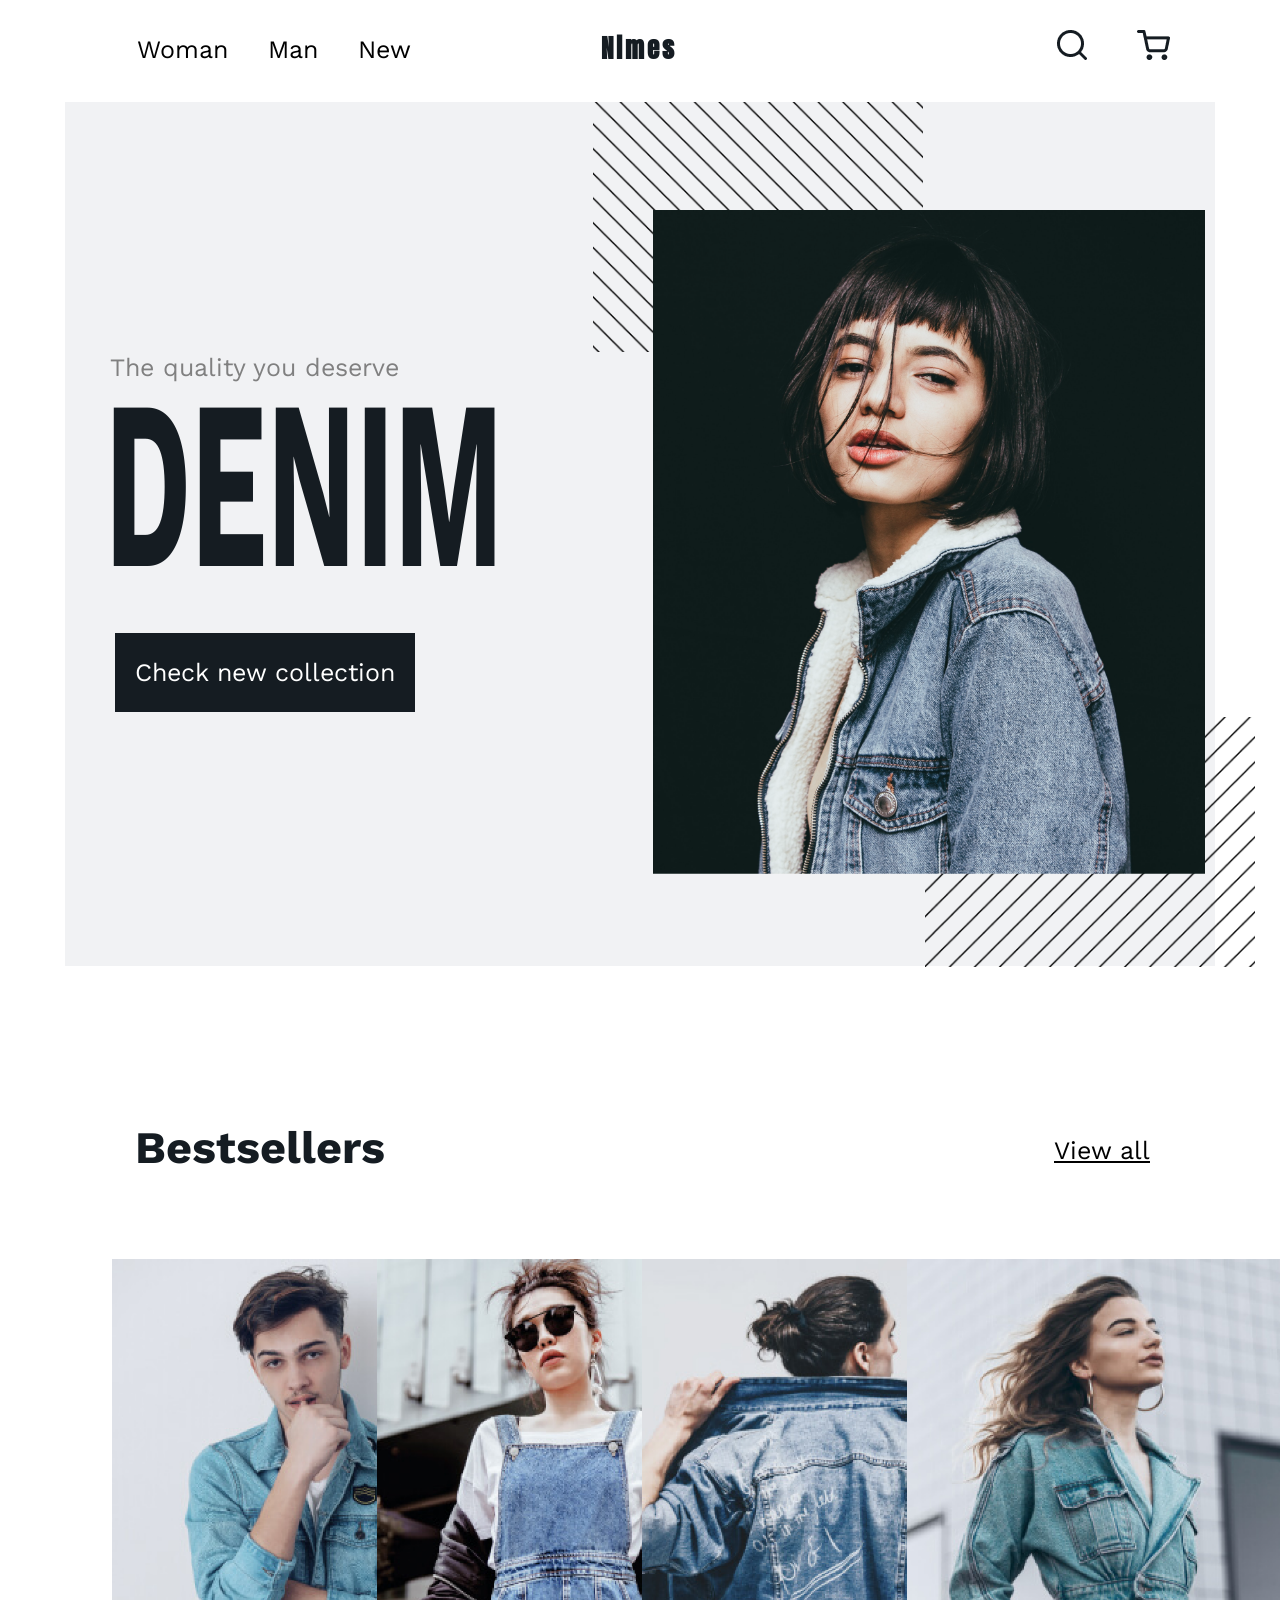
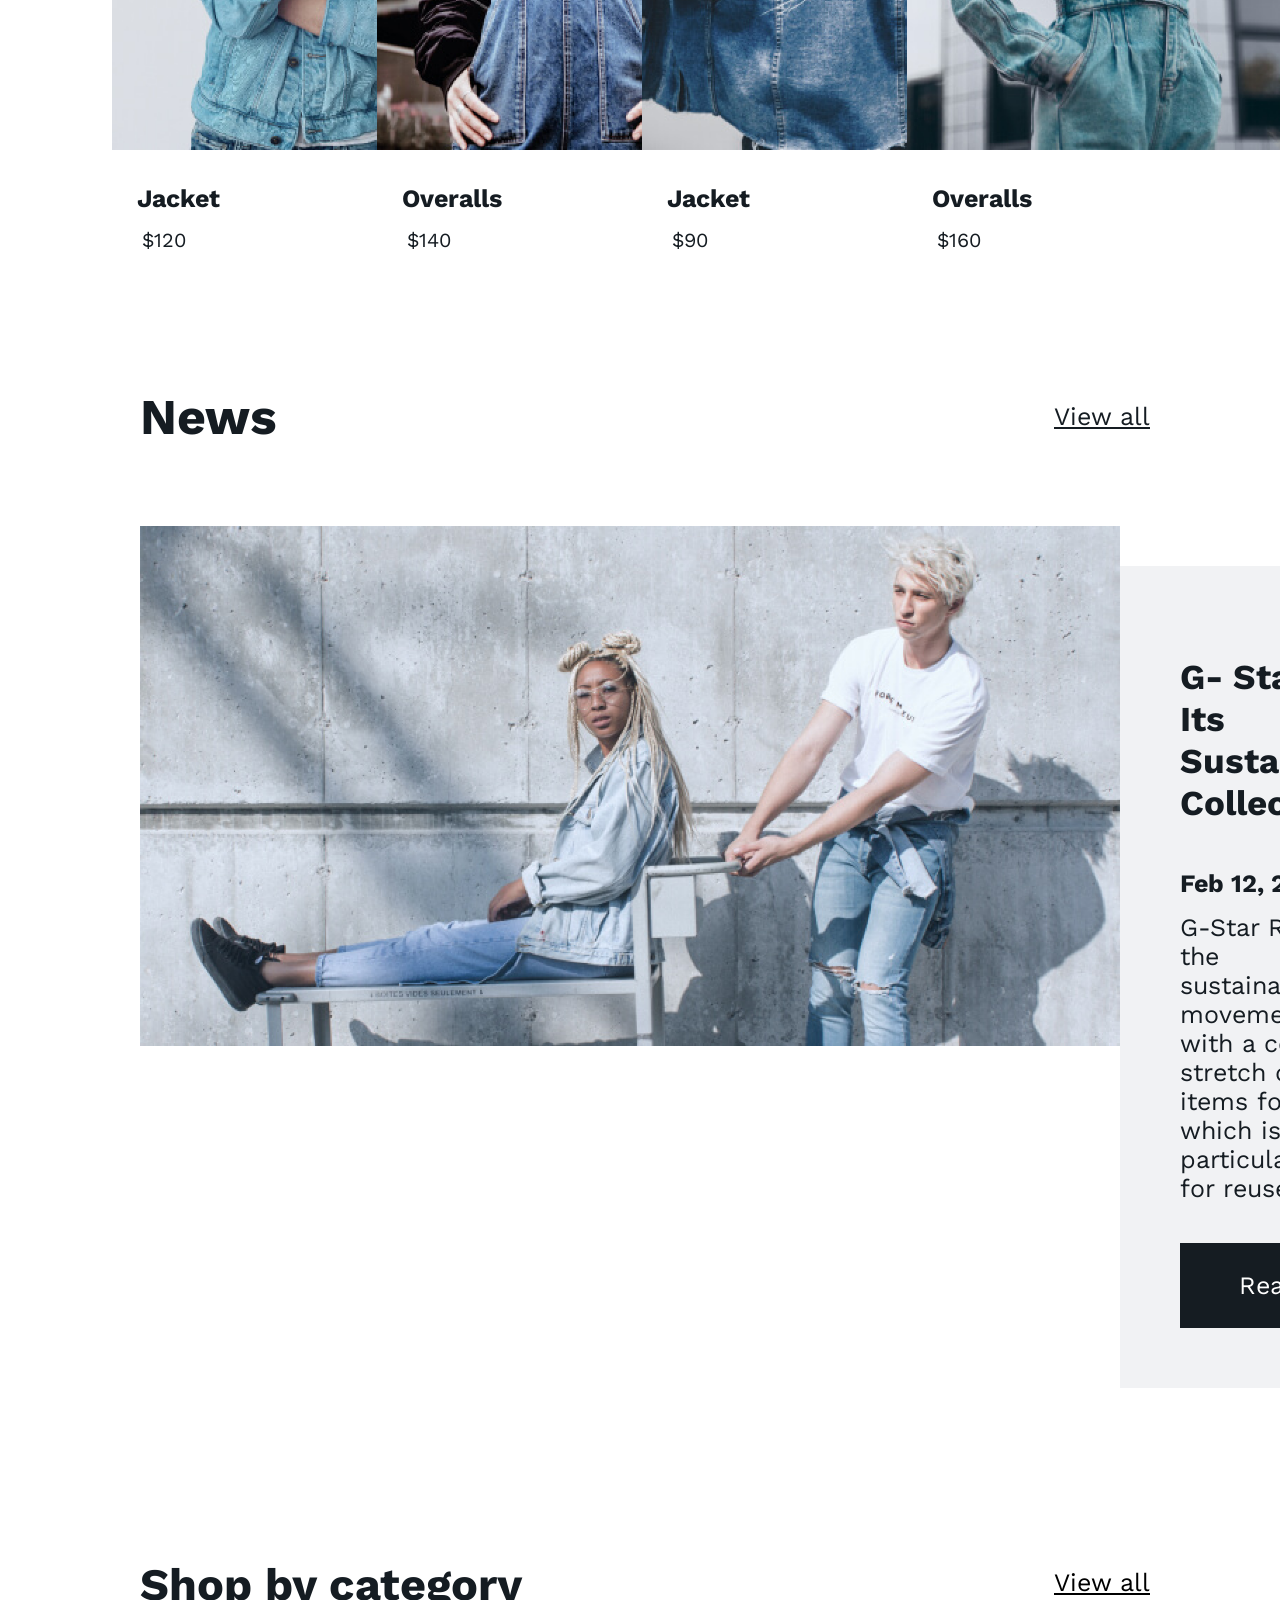
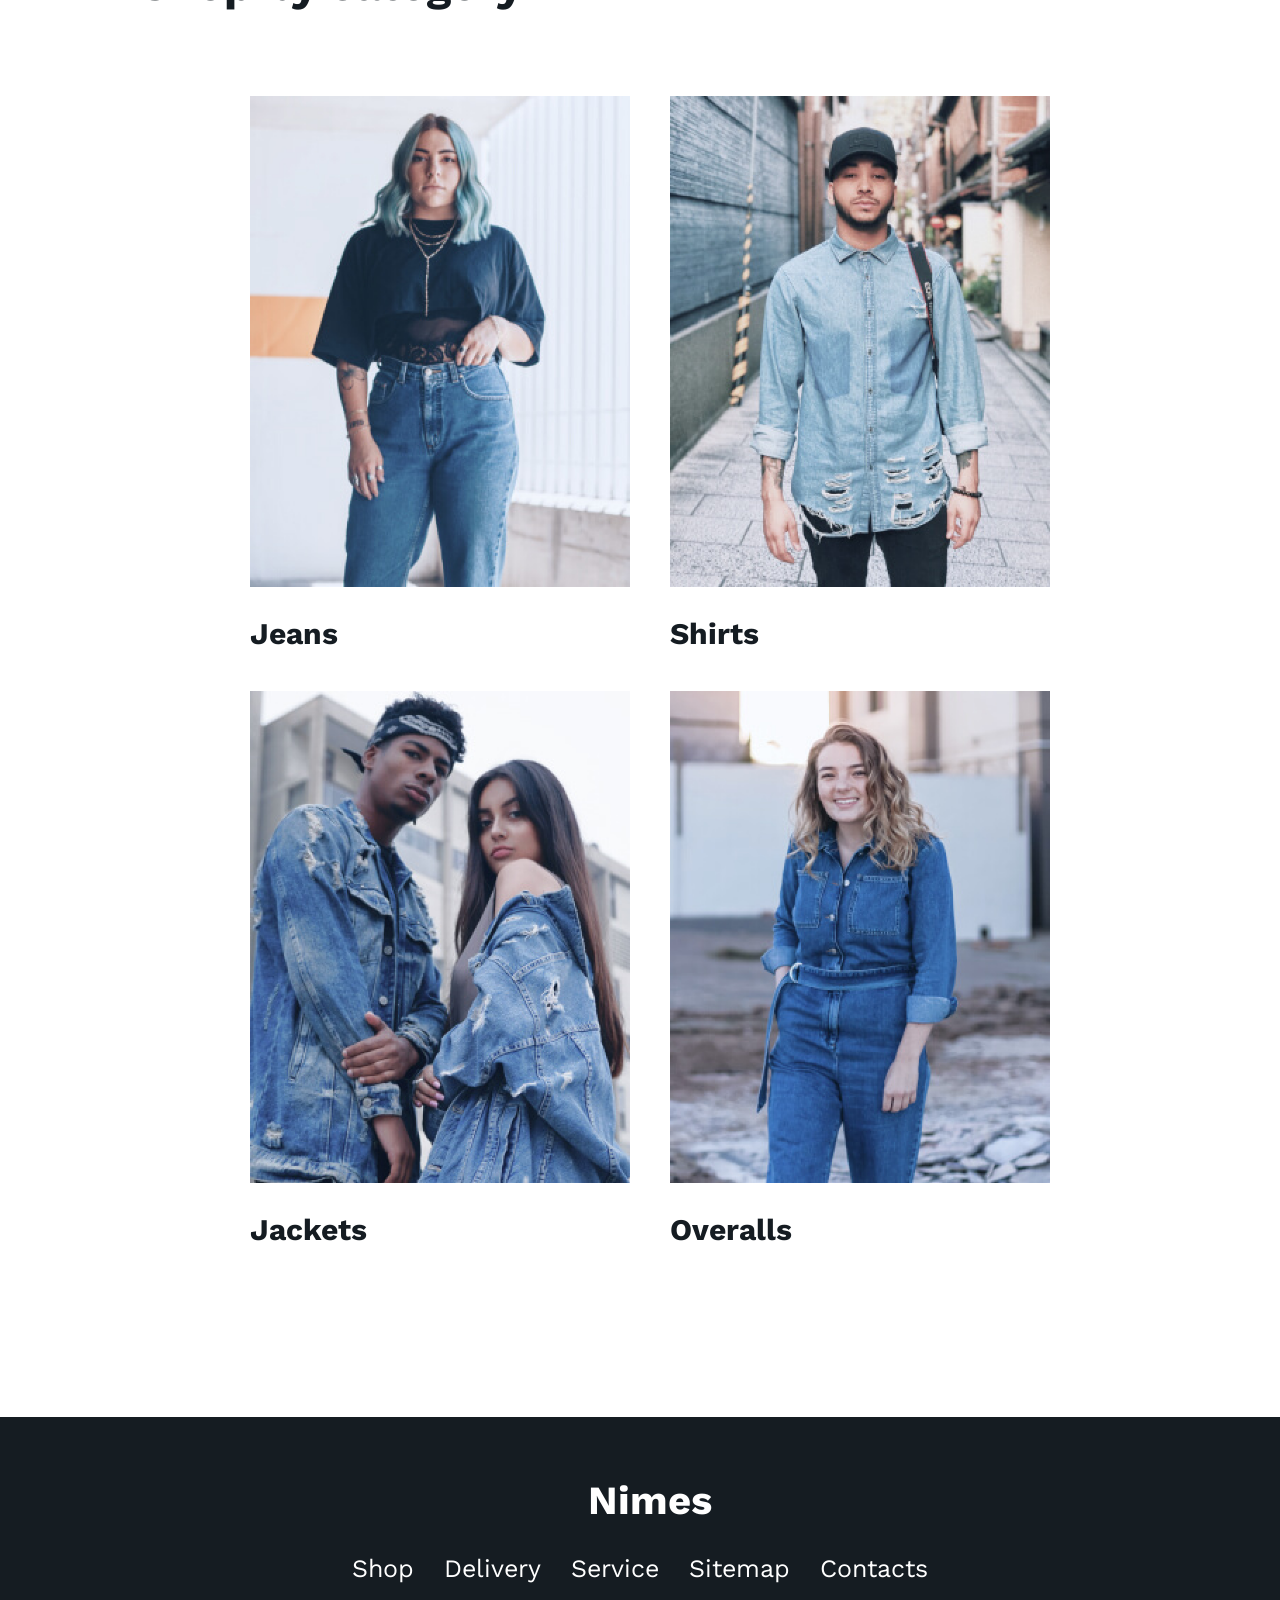
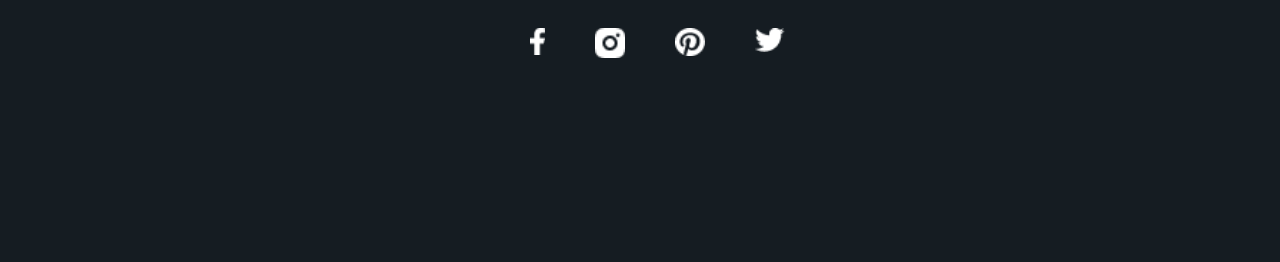
<file: index.html>
<!DOCTYPE html>
<html lang="en">
<head>
    <meta charset="UTF-8">
    <meta name="viewport" content="width=device-width, initial-scale=1.0">
    <link rel="stylesheet" href="style/style.css">
    <title>Document</title>
</head>
<body>

    <header>
        <div class="Nav-header">
            <div class="navigation">
                <nav>
                    <ul>
                        <li><a href="#">Woman</a></li>
                        <li><a href="#">Man</a></li>
                        <li><a href="#">New</a></li>
                    </ul>
                </nav>
            </div>  
            
            <div class="title"><h1>Nimes</h1></div>
            <div class="figureBuy">
                <figure>
                    <img src="/img/Vector-1.png">
                    <img src="/img/Vector.png">
                </figure>
            </div>
        </div>
        
        <div class="header-b">
            <div class="textHeader">
                <p>The quality you deserve</p>
                <h2 class="">DENIM</h2>
                
                <a href="#">Check new collection</a>
            </div>
            <div class="imgCenter">
                <div class="background-image"></div>
                <div class="diagonal-1"></div>
                <div class="diagonal-2"></div>
            </div>
        </div>
        
    </header>
    <main>
        <section>
            <div class="headSetion">
                <h2>Bestsellers</h2>
                <a href="/html/Catalog.html">View all</a>
            </div>
            <div class="Jacket">
                <article>
                    <img src="/img/manjacket.png">
                    <h3>Jacket</h3>
                    <p>$120</p>
                </article>
                <article>
                    <img src="/img/woman.png">
                    <h3>Overalls</h3>
                    <p>$140</p>
                </article>
                <article>
                    <img src="/img/womanJacket.png">
                    <h3>Jacket</h3>
                    <p>$90</p>
                </article>
                <article>
                    <img src="/img/woman2.png">
                    <h3>Overalls</h3>
                    <p>$160</p>
                </article>
            </div>
            
        </section>
        <div class="News">
            <section>
                <div class="news-header">
                    <h2>News</h2>
                    <a href="#">View all</a>
                </div>
                <div class="descpHead">
                    <img src="img/image1.png">
                    <div class="descp">
                        <h3>G- Star Updates Its<br> Sustainable Collection</h3>
                        <h4>Feb 12, 2020</h4>
                        <p>G-Star Raw is pushing the<br>sustainability movement forward<br>with a collection of stretch denim<br>items for spring 2020 which is<br>particularly designed for reuse...</p>
                        <a href="#">Read more ...</a>
                    </div>
                </div>
            </section>
        </div>
        

        <section>
            <div class="shopCategory">
                <h2>Shop by category</h2>
                <a href="#">View all</a>
            </div>
            <div class="photoCategory">
            <article>
                <img src="/img/woman3.png">
                <h3>Jeans</h3>
                
            </article>

            <article>
                <img src="/img/man2.png">
                <h3>Shirts</h3>
                
            </article>

            <article>
                <img src="/img/man and woman.png">
                <h3>Jackets</h3>
                
            </article>

            <article>
                <img src="/img/woman4.png">
                <h3>Overalls</h3>  

            </article>
            </div>
            
        </section>

    </main>

    <footer>
    <h2>Nimes</h2>
    <nav>
        <ul>
            <li><a href="#">Shop</a></li>
            <li><a href="#">Delivery</a></li>
            <li><a href="#">Service</a></li>
            <li><a href="#">Sitemap</a></li>
            <li><a href="#">Contacts</a></li>
        </ul>
    </nav>
    <address>
        <a href="#"><img class="iconfac" src="/img/facebook.png"></a>
        <a href="#"><img class="icon" src="/img/insta.png"></a>
        <a href="#"><img class="icon" src="/img/pint.png"></a>
        <a href="#"><img class="icon" src="/img/twitter.png"></a>
    </address>
</footer>

</body>

</html>
</file>
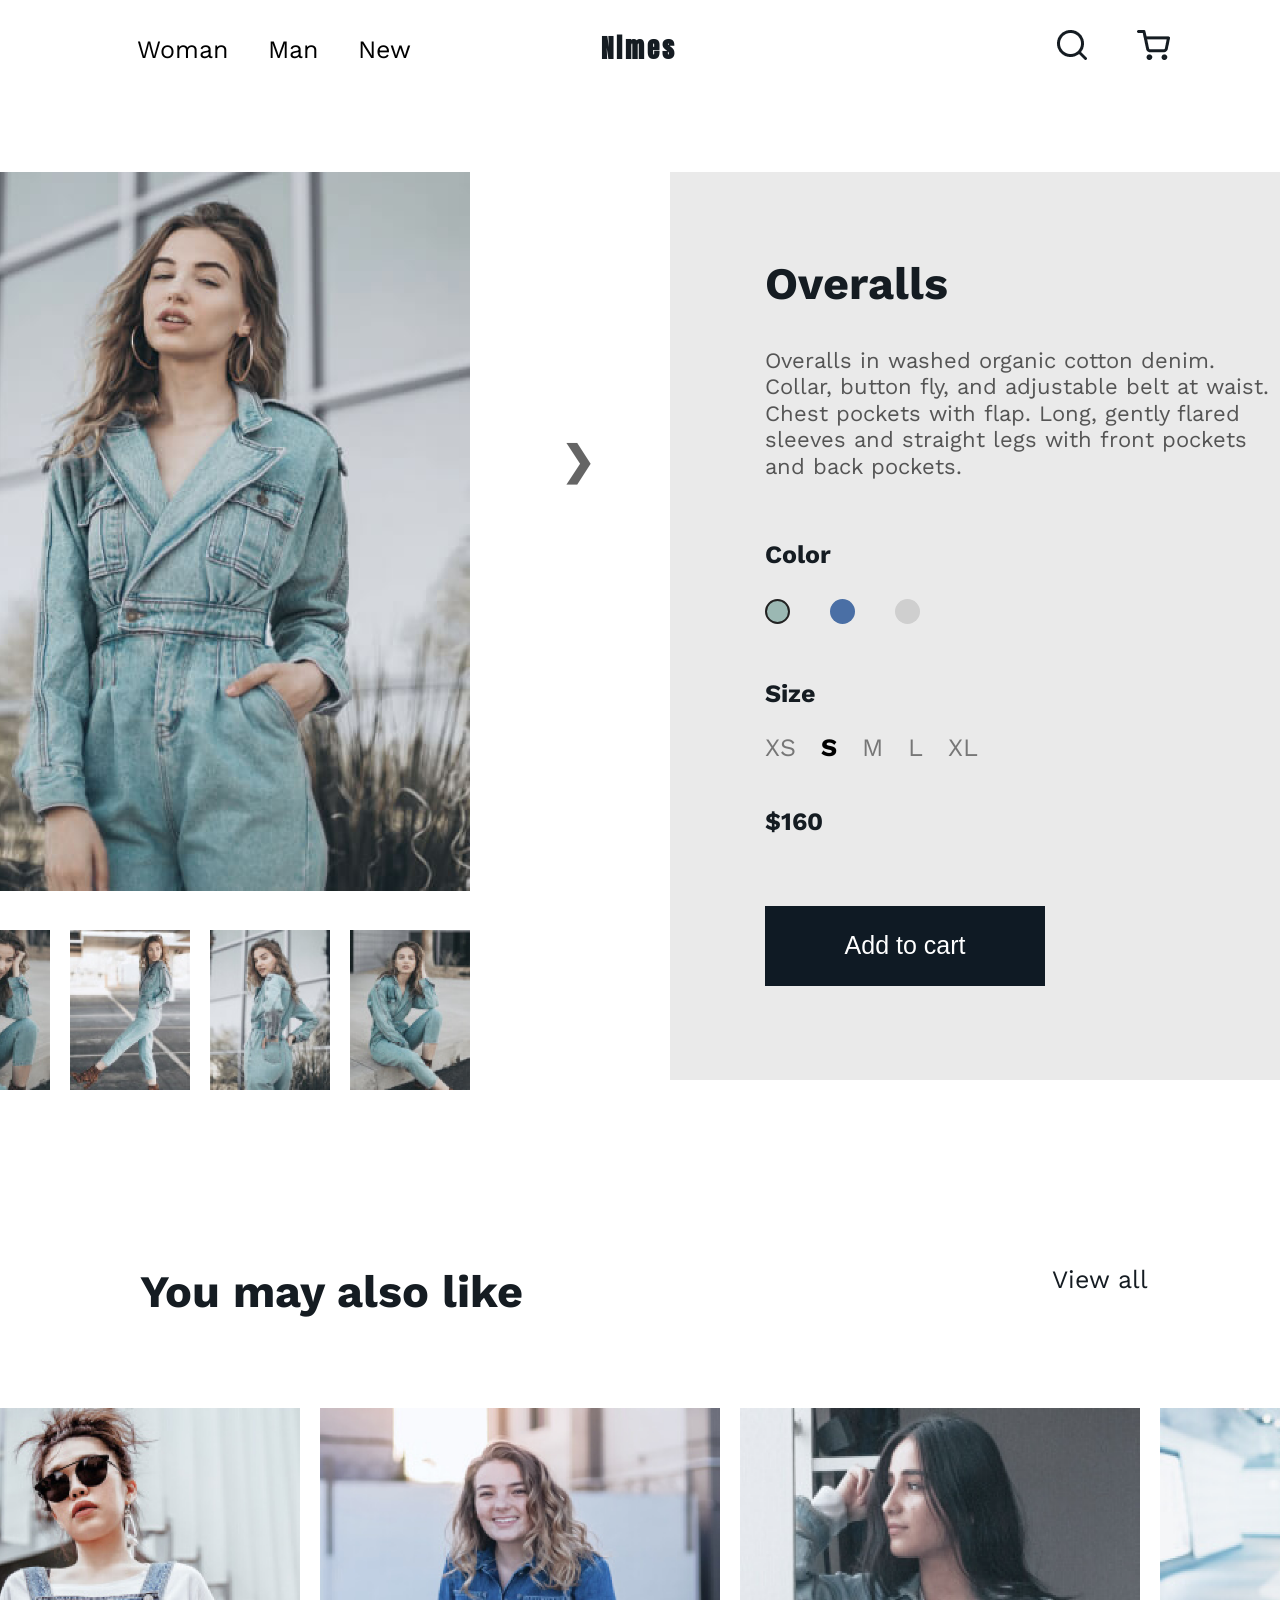
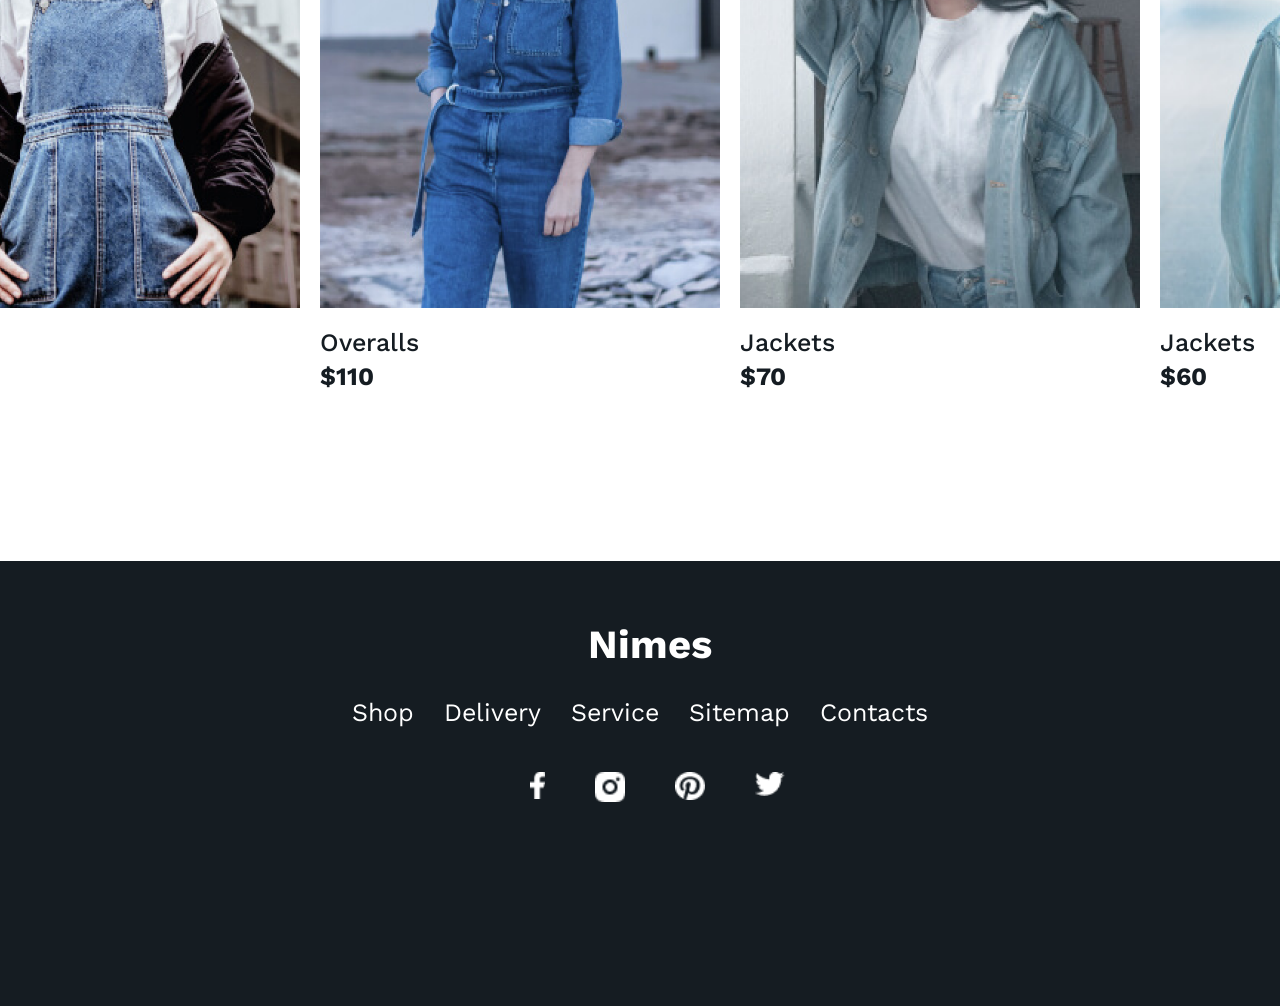
<file: html/Card.html>
<!DOCTYPE html>
<html lang="en">
<head>
    <meta charset="UTF-8">
    <meta name="viewport" content="width=device-width, initial-scale=1.0">
    <title>Document</title>
    <link rel="stylesheet" href="/style/card.css">
</head>
<body>
    <header>
        <div class="Nav-header">
            <div class="navigation">
                <nav>
                    <ul>
                        <li><a href="#">Woman</a></li>
                        <li><a href="#">Man</a></li>
                        <li><a href="#">New</a></li>
                    </ul>
                </nav>
            </div>  
            
            <div class="title"><h1>Nimes</h1></div>
            <div class="figureBuy">
                <figure>
                    <img src="/img/Vector-1.png">
                    <img src="/img/Vector.png">
                </figure>
            </div>
        </div>
    </header>
    <main class="main">
        <section class="product-page">
            <figure class="product-images">
                <figure class="main-image-container">
                    <button class="nav-arrow left">&#10094;</button>
                    <img src="../img/product-img-1.png" alt="Product Image" class="product-main-image" id="main-image">
                    <button class="nav-arrow right">&#10095;</button>
                </figure>

                <figure class="product-sub-images">
                    <img src="/img/product-img-2.png"  class="product-thumbnail">
                    <img src="/img/product-img-3.png"  class="product-thumbnail">
                    <img src="/img/product-img-4.png"  class="product-thumbnail">
                    <img src="/img/product-img-5.png"  class="product-thumbnail">
                </figure>
            </figure>

            <header class="product-details">
                <h2 class="product-name">Overalls</h2>
                <p class="product-description">Overalls in washed organic cotton denim.<br>Collar, button fly, and adjustable belt at waist.<br>Chest pockets with flap. Long, gently flared<br>sleeves and straight legs with front pockets<br> and back pockets.</p>
                <section class="product-colors">
                    <h3>Color</h3>
                    <figure class="colors">
                        <figure class="color green active"></figure>
                        <figure class="color blue"></figure>
                        <figure class="color gray"></figure>
                    </figure>
                </section>
                <section class="product-sizes">
                    <h3>Size</h3>
                    <figure class="sizes">
                        <figure class="size">XS</figure>
                        <figure class="size active">S</figure>
                        <figure class="size">M</figure>
                        <figure class="size">L</figure>
                        <figure class="size">XL</figure>
                    </figure>
                </section>
                <p class="product-price">$160</p>
                <button class="add-to-cart-button">Add to cart</button>
            </header>
        </section>

        <section class="shop-categories-section">
            <header class="section-header">
                <h2 class="section-title">You may also like</h2>
                <a href="#" class="view-all-link">View all</a>
            </header>
            <ul class="cards">
                <li class="card">
                    <article>
                        <img src="/img/woman.png" class="card-image">
                        <h3 class="card-title">Overalls</h3>
                        <p class="card-price">$140</p>
                    </article>
                </li>
                <li class="card">
                    <article>
                        <img src="/img/woman4.png"  class="card-image">
                        <h3 class="card-title">Overalls</h3>
                        <p class="card-price">$110</p>
                    </article>
                </li>
                <li class="card">
                    <article>
                        <img src="/img/product-2.png" class="card-image">
                        <h3 class="card-title">Jackets</h3>
                        <p class="card-price">$70</p>
                    </article>
                </li>
                <li class="card">
                    <article>
                        <img src="/img/product-3.png" class="card-image">
                        <h3 class="card-title">Jackets</h3>
                        <p class="card-price">$60</p>
                    </article>
                </li>
            </ul>
        </section>
    </main>
    <footer class="foot">
    <h2>Nimes</h2>
    <nav>
        <ul>
            <li><a href="#">Shop</a></li>
            <li><a href="#">Delivery</a></li>
            <li><a href="#">Service</a></li>
            <li><a href="#">Sitemap</a></li>
            <li><a href="#">Contacts</a></li>
        </ul>
    </nav>
    <address>
        <a href="#"><img class="iconfac" src="/img/facebook.png"></a>
        <a href="#"><img class="icon" src="/img/insta.png"></a>
        <a href="#"><img class="icon" src="/img/pint.png"></a>
        <a href="#"><img class="icon" src="/img/twitter.png"></a>
    </address>
</footer>
</body>
</html>
</file>
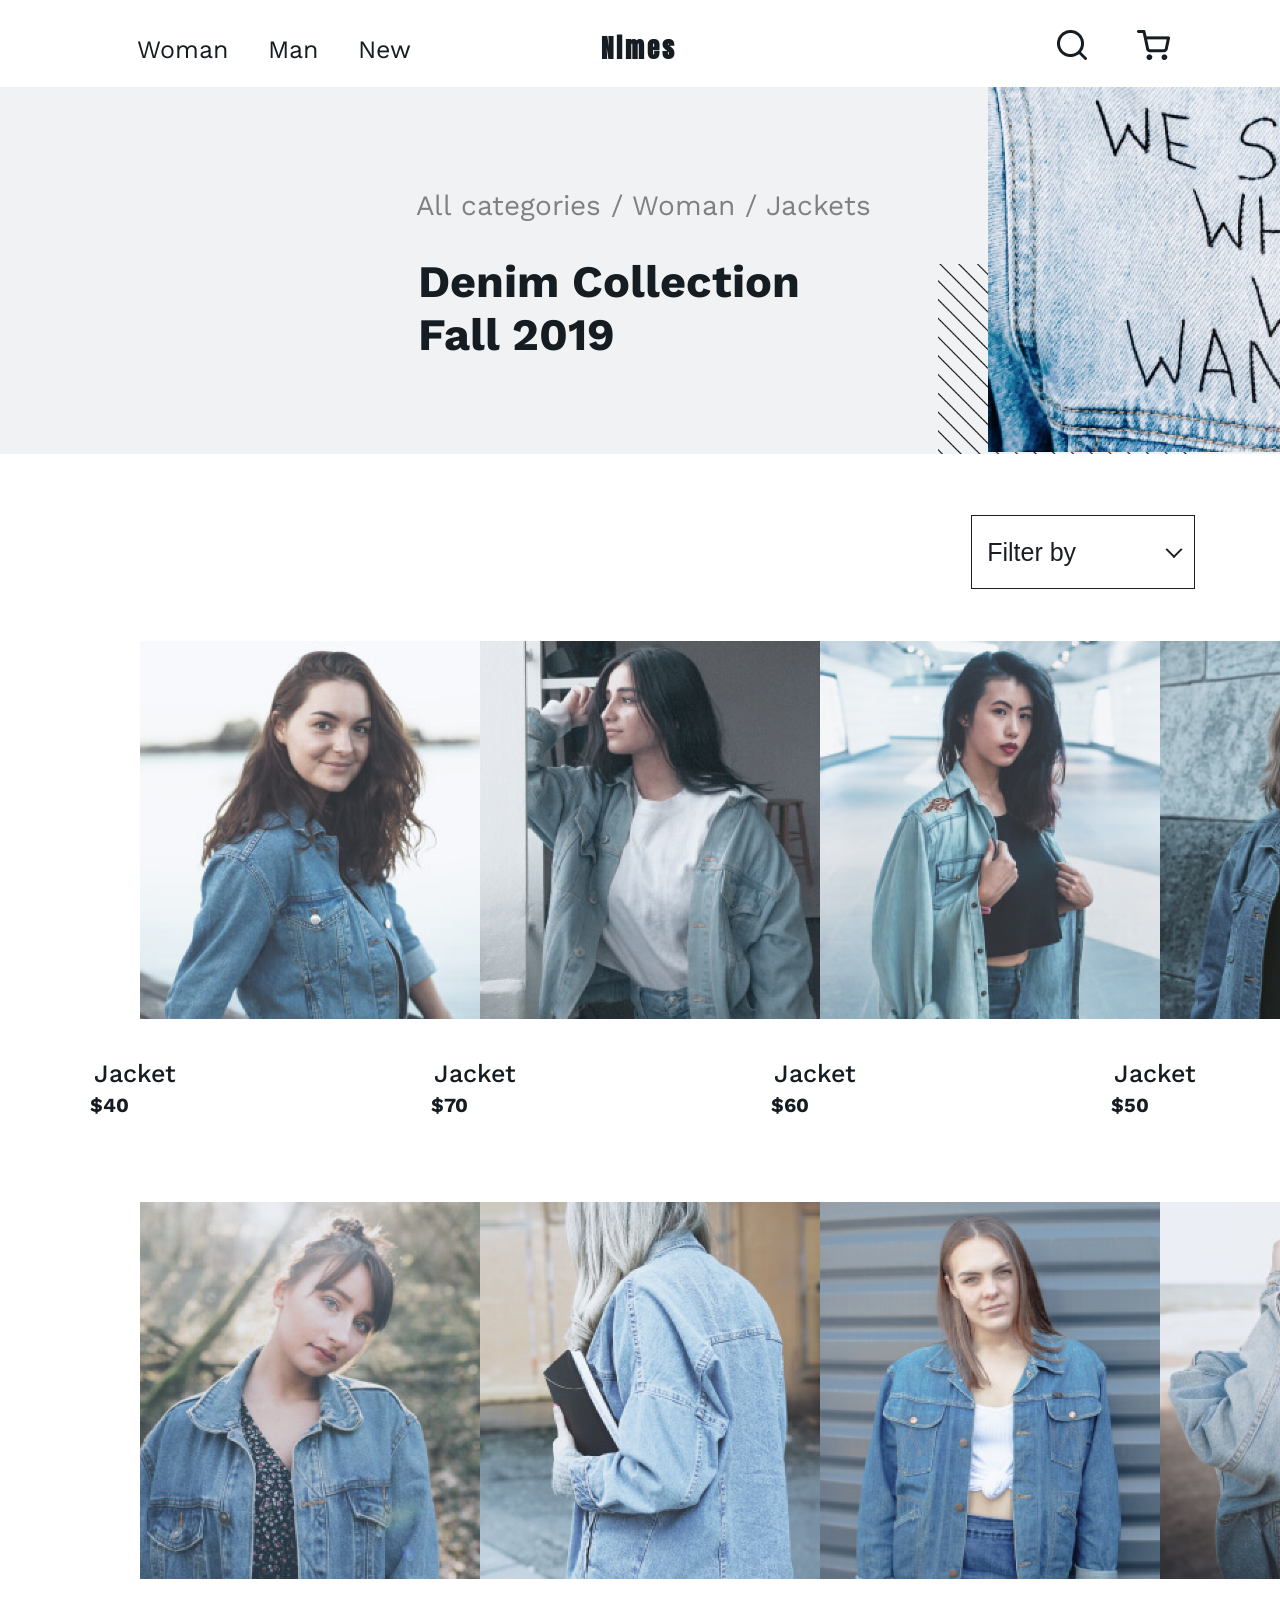
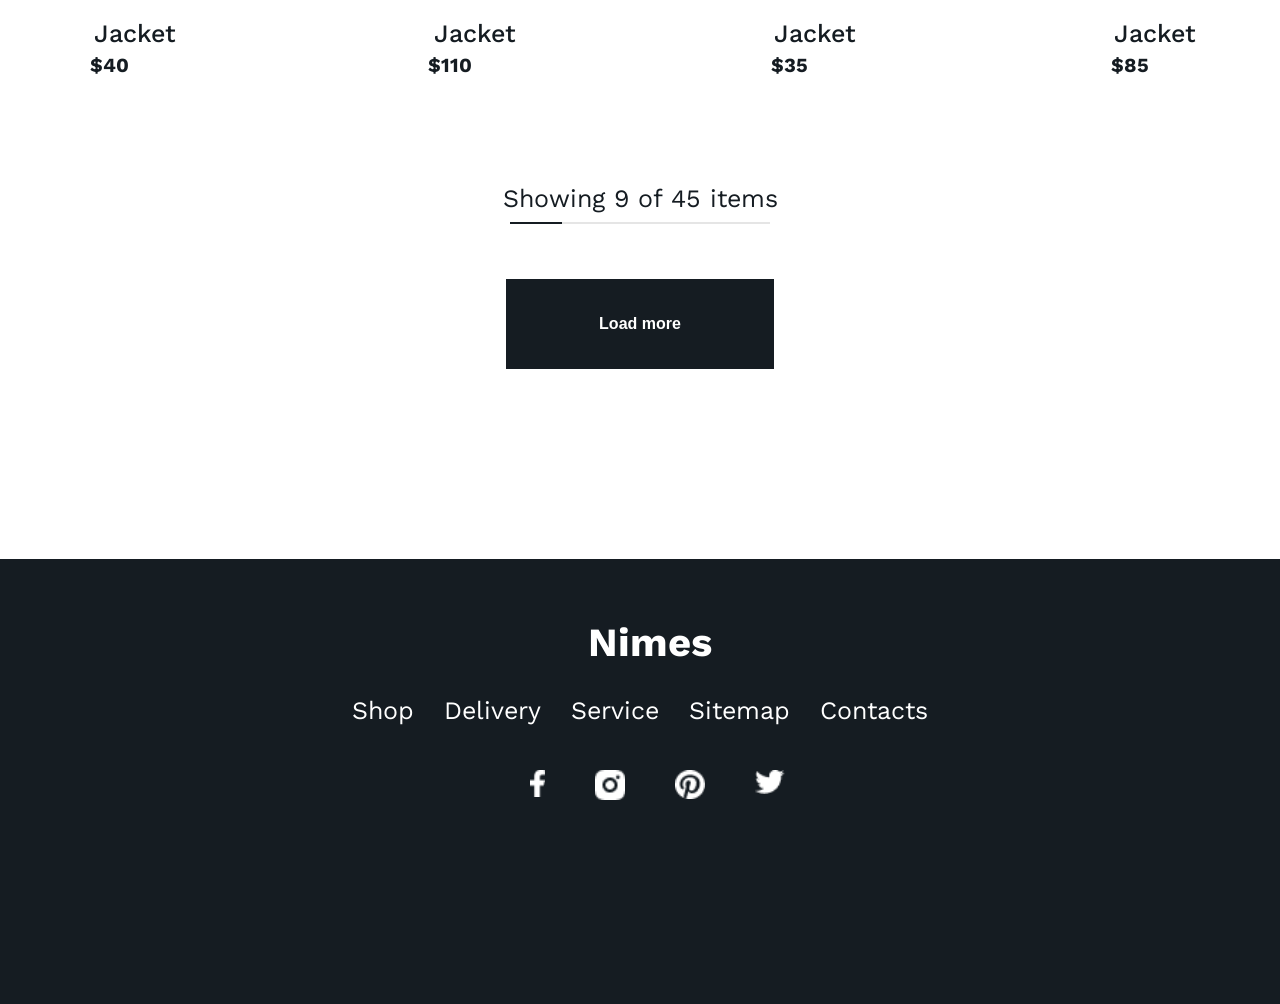
<file: html/Catalog.html>
<!DOCTYPE html>
<html lang="en">
<head>
    <meta charset="UTF-8">
    <meta name="viewport" content="width=device-width, initial-scale=1.0">
    <title>Catalog</title>
    <link rel="stylesheet" href="/style/catalog.css">
</head>
<body>
      <header>
        <div class="Nav-header">
            <div class="navigation">
                <nav>
                    <ul>
                        <li><a href="#">Woman</a></li>
                        <li><a href="#">Man</a></li>
                        <li><a href="#">New</a></li>
                    </ul>
                </nav>
            </div>  
            
            <div class="title"><h1>Nimes</h1></div>
            <div class="figureBuy">
                <figure>
                    <img src="/img/Vector-1.png">
                    <img src="/img/Vector.png">
                </figure>
            </div>
        </div>
        
        <div class="header-b">
            <div class="textHeader">
                <p>All categories / Woman / Jackets</p>
                <h2 class="">Denim Collection<br>Fall 2019</h2>
                
                
            </div>
            <div class="imgCenter">
                <div class="background-image"></div>
                <div class="diagonal-1"></div>
                <div class="diagonal-2"></div>
            </div>
        </div>
        
    </header>

    <main class="catalog-main">
        

        <section class="catalog-products-section">
            <header class="filter-header">
                <figure class="custom-select">
                    <select>
                        <option>Filter by</option>
                        <option>Date</option>
                        <option>Popularity</option>
                    </select>
                </figure>
            </header>
            <ul class="cards catalog-grid">
                <li class="card">
                    <a href="./Card.html">
                        <img src="/img/product-1.png" alt="Jacket" class="product-card-image">
                        <h3 class="card-title">Jacket</h3>
                        <p class="card-price">$40</p>
                    </a>
                </li>
                <li class="card">
                    <a href="./Card.html">
                        <img src="/img/product-2.png" alt="Jacket" class="product-card-image">    
                        <h3 class="card-title">Jacket</h3>
                        <p class="card-price">$70</p>
                    </a>
                </li>
                <li class="card">
                    <img src="/img/product-3.png" alt="Jacket" class="product-card-image">
                    <h3 class="card-title">Jacket</h3>
                    <p class="card-price">$60</p>
                </li>
                <li class="card">
                    <img src="/img/product-4.png" alt="Jacket" class="product-card-image">
                    <h3 class="card-title">Jacket</h3>
                    <p class="card-price">$50</p>
                </li>
                <li class="card">
                    <img src="/img/product-5.png" alt="Jacket" class="product-card-image">
                    <h3 class="card-title">Jacket</h3>
                    <p class="card-price">$40</p>
                </li>
                <li class="card">
                    <img src="/img/product-6.png" alt="Jacket" class="product-card-image">
                    <h3 class="card-title">Jacket</h3>
                    <p class="card-price">$110</p>
                </li>
                <li class="card">
                    <img src="/img/product-7.png" alt="Jacket" class="product-card-image">
                    <h3 class="card-title">Jacket</h3>
                    <p class="card-price">$35</p>
                </li>
                <li class="card">
                    <img src="/img/product-8.png" alt="Jacket" class="product-card-image">
                    <h3 class="card-title">Jacket</h3>
                    <p class="card-price">$85</p>
                </li>
            </ul>

            <footer class="catalog-footer">
                <p class="showing-text">Showing 9 of 45 items</p>
                <figure class="progress-bar-container">
                    <figure class="progress-bar-fill"></figure>
                </figure>
                <button class="load-more-btn">Load more</button>
            </footer>
        </section>
    </main>

    <footer class="foot">
    <h2>Nimes</h2>
    <nav>
        <ul>
            <li><a href="#">Shop</a></li>
            <li><a href="#">Delivery</a></li>
            <li><a href="#">Service</a></li>
            <li><a href="#">Sitemap</a></li>
            <li><a href="#">Contacts</a></li>
        </ul>
    </nav>
    <address>
        <a href="#"><img class="iconfac" src="/img/facebook.png"></a>
        <a href="#"><img class="icon" src="/img/insta.png"></a>
        <a href="#"><img class="icon" src="/img/pint.png"></a>
        <a href="#"><img class="icon" src="/img/twitter.png"></a>
    </address>
</footer>
</html>
</file>
<file: style/style.css>
@import url('https://fonts.googleapis.com/css2?family=Work+Sans:ital,wght@0,100..900;1,100..900&display=swap');
@import url('https://fonts.googleapis.com/css2?family=Anton&display=swap');
* {
margin: 0;
padding: 0;
box-sizing: border-box; 
}
body, a, p {
    font-family: 'Work Sans', sans-serif;
    color: #151C22;
    text-decoration: none;
}
body {
    max-width: 100%;
    overflow-x: hidden;
}
header
{
    
    margin: 10px 10px 10px;
    padding: 20px 20px 20px;
    
    
}
a
{
    text-decoration: none;
}
.Nav-header
{
    display: flex;
    flex-direction: row;
    justify-content: space-between;
   
}
nav
{
    display: block;
    justify-content: right;
    margin-left: 100px;
    
}
nav ul 
{
    display: flex;
    flex-direction: row;
    gap: 40px;
    list-style-type: none;
    font-size: 25px;
    margin-left: 7px;
    margin-top: 5px;
    
}
.figureBuy figure {
    display: flex;
    gap: 50px;
    margin-right: 80px;
}
.title h1
{
    position: relative;
    right: 15px;
    margin-right: 160px;
    font-size: 25px;
    font-family: 'Anton', sans-serif;
    letter-spacing: 3px;
    font-weight: bolder;
}
.figureBuy figure img {
    display: block; 
    max-width: 100%;
}
nav ul li a
{
    
    color: black;
    
}
.header-b
{
    display: flex;
    flex-direction: row;
    justify-content: center;
    gap: 100px;
    
    margin: 35px;
    background: #f1f2f4;
    padding: 100px;
    padding-bottom: 64px;
    margin-bottom: 10px;
}
.textHeader
{
    display: flex;
    flex-direction: column;
    justify-content: center;

}
.textHeader h2
{
    margin-top: 10px;
    margin-left: -60px;
    font-size: 120px;
    transform: scaleY(2);  
    display: inline-block;
}
.textHeader p
{
    font-size: 25px;
    color: gray;
    
    margin-left: -55px;
    margin-bottom: 20px;
    
}
.textHeader a
{
    background-color: #151c22;
    margin-top: 120px;
    margin-left: -50px;
    top: -40px;
    position: relative;
    width: 300px;
    padding-top: 25px;
    padding-bottom: 25px;
    font-size: 25px;
    color: white;
    text-align: center;
    
}
.header-img {
    position: relative;
    display: inline-block;
    margin: 50px; 
}


.imgCenter {
    width: 600px;
    height: 700px;
    position: relative;
}

.background-image {
    position: absolute;
    top: -80px;
    left: 0;
   
    width: calc(100% + 40px); /* сделайте шире */
    height: calc(100% + 40px);
    background-image: url('/img/image.png');
    background-position: center;
   
    background-repeat: no-repeat;
    background-size: contain;
    z-index: 2;
    margin: 50px;
    
}

.diagonal-1 {
    position: absolute;
    top: -100px;
    left: -10px;
    width: 330px;
    height: 350px;
    background-image: url('/img/диагональ.png');
    background-size: contain;
    background-repeat: no-repeat;
    z-index: 1;
}

.diagonal-2 {
    position: absolute;
    bottom: -165px;
    right: -140px;
    width: 330px;
    height: 350px;
    background-image: url('/img/диагональ-1.png');
    background-size: contain;
    background-repeat: no-repeat;
    z-index: 1;
}
main
{
    margin: 100px;
    margin-top: 120px;
    
}
.headSetion
{
    display: flex;
    flex-direction: row;
    justify-content: space-between;
    margin-left: 40px;
    margin-right: 50px;
}
.headSetion h2
{
    font-size: 45px;
    position: relative;
    right: 5px;
    top: 5px;
}
.headSetion a
{
    position: relative;
    top: 20px;
    left: 20px;
    font-size: 25px;
    color: black;
    text-decoration: underline;
}
.Jacket {
    display: flex;
    flex-direction: row; 
    justify-content: center;
    align-items: center; 
    margin-top: 80px;
    margin-left: 20px;
    flex-wrap: wrap; 

}
.Jacket article {
    position: relative;
    top: 10px;
    right: 8px;
    flex: 1; 
    min-width: 200px;
    text-align: center; 
}
.Jacket h3
{
    margin-top: 30px;
    margin-left: 25px;
    text-align: left;
    font-size: 25px;
}
.Jacket p
{
    margin-left: 30px;
    margin-top: 15px;
    text-align: left;
    font-size: 20px;
}
.Jacket img {
    max-width: 380px; 
    height: auto;
}
.News
{
   
    margin: 40px;
}
.news-header
{
    margin-top: 145px;
    display: flex;
    flex-direction: row;
    justify-content: space-between;
}
.news-header a
{
    position: relative;
    top: 10px;
    left: 10px;
}
.news-header h2
{
    font-size: 50px;
}
.news-header a
{
   margin-top: 5px; 
   font-size: 25px;
   text-decoration: underline;
}
.descpHead
{
    display: flex;
    flex-direction: row;
    margin-top: 80px;
}
.descpHead img
{
    width: 980px;
    height: 520px;
}
.descp
{
    display: flex;
    flex-direction: column;
    justify-content: center;
   
    margin-top: 40px;
    padding-right: 100px;
    padding-bottom: 60px;
    padding-left: 60px;
    background-color: #f1f2f4;
}
.descp h3
{
    font-size: 35px;
    margin-top: 90px;
}
.descp h4
{
    margin-top: 45px;
    font-size: 25px;
}
.descp p
{
    margin-top: 15px;
    font-size: 25px;
}
.descp a
{
    
    margin-top: 40px;
   
    font-size: 25px;
    color: black;
    text-decoration: none;
    background-color: #151c22;
    width: 280px;
    padding-top: 28px;
    padding-bottom: 28px;
    text-align: center;
    color: white;
}
.shopCategory
{
    display: flex;
    flex-direction: row;
    justify-content: space-between;
    margin-top: 170px;
    margin-left: 40px;
    margin-right: 30px;
}
.shopCategory h2
{
    font-size: 45px;
}
.shopCategory a
{
    margin-top: 10px;
    font-size: 25px;
    color: black;
    text-decoration: underline;
}
.photoCategory
{
    display: flex;
    margin-top: 85px;
    margin-left: 20px;
    flex-wrap: wrap; 
    flex-direction: row;
    justify-content: center;
    gap: 40px;
    align-items: center;
}
.photoCategory article img
{
    max-width: 380px; 
    height: auto;
}
.photoCategory article h3
{
    margin-top: 25px;
    font-size: 30px;
}
footer
{
    
    margin-top: 170px;
    background-color: #151c22;
    padding-bottom: 200px;
    padding-top: 60px;
}
footer h2
{
    text-align: center;
    font-size: 40px;
    margin-left: 20px;
    color: white;
}
footer nav ul
{
    margin-top: 30px;
    display: flex;
    justify-content: center;
    padding: 0;
    list-style: none;
    gap: 30px;
    margin-left: -100px;

}
footer nav ul li a
{
    color: white;
}
footer address
{
    display: flex;
    justify-content: center;
    margin-top: 45px;
    margin-left: 35px;
    gap: 50px;
}
.iconfac
{
   width: 15px; 
    height: auto; 
}
.icon
{

    width: 30px; 
    height: auto;
    
}
</file>
<file: style/card.css>
@import url('https://fonts.googleapis.com/css2?family=Work+Sans:ital,wght@0,100..900;1,100..900&display=swap');
@import url('https://fonts.googleapis.com/css2?family=Anton&display=swap');
* {
margin: 0;
padding: 0;
box-sizing: border-box; 
}
body, a, p {
    font-family: 'Work Sans', sans-serif;
    color: #151C22;
    text-decoration: none;
}
body {
    max-width: 100%;
    overflow-x: hidden;
}
header
{
    
    margin: 10px 10px 10px;
    padding: 20px 20px 20px;
    
    
}
a
{
    text-decoration: none;
}
.Nav-header
{
    display: flex;
    flex-direction: row;
    justify-content: space-between;
   
}
nav
{
    display: block;
    justify-content: right;
    margin-left: 100px;
    
}
nav ul 
{
    display: flex;
    flex-direction: row;
    gap: 40px;
    list-style-type: none;
    font-size: 25px;
    margin-left: 7px;
    margin-top: 5px;
    
}
.figureBuy figure {
    display: flex;
    gap: 50px;
    margin-right: 80px;
}
.title h1
{
    position: relative;
    right: 15px;
    margin-right: 160px;
    font-size: 25px;
    font-family: 'Anton', sans-serif;
    letter-spacing: 3px;
    font-weight: bolder;
}
.figureBuy figure img {
    display: block; 
    max-width: 100%;
}
nav ul li a
{
    
    color: black;
    
}
.product-page {
    display: flex;
    gap: 60px;
    padding: 40px;
    max-width: 1200px;
    margin: auto;
}

/* ЛЕВАЯ ЧАСТЬ (картинки) */
.product-images {
    flex: 1;
}

.main-image-container {
    position: relative;
}

.product-main-image {
    position: relative;
    width: 550px;
    top: 35px;
    right: 160px;
}

/* стрелки */
.nav-arrow {
    position: absolute;
    top: 50%;
    transform: translateY(-50%);
    width: 35px;
    height: 35px;
    border: none;
    background: rgba(0,0,0,0.5);
    cursor: pointer;
}

.nav-arrow.left {
    left: 10px;
}

.nav-arrow.right {
    right: 10px;
}

/* миниатюры */
.product-sub-images {
    display: flex;
    position: relative;
    right: 150px;
    gap: 20px;
    margin-top: 70px;
}

.product-thumbnail {
    width: 120px;
    
    
}

.product-thumbnail:hover {
    opacity: 1;
}

/* ПРАВАЯ ЧАСТЬ (описание) */
.product-details {
    position: relative;
    flex: 1;
    padding: 0px;
    margin-top: 35px;
    margin-left: -20px;
    z-index: 1;
    /* Если нужно сдвинуть ВЕСЬ контент вправо, лучше использовать padding тут: */
    padding-left: 95px; 
}

.product-details::after {
    content: "";
    position: absolute;
    top: 0;
    left: 0;
    right: -100vw;
    bottom: 0;
    background: #eaeaea;
    z-index: -1;
}

.product-name {
    font-size: 45px;
    margin-bottom: 15px;
    position: relative;
    margin-top: 85px;
    
}

.product-description {
    font-size: 22px;
    line-height: 1.2;
    margin-bottom: 30px;
    color: #555;
    margin-top: 38px;
    width: 700px;
}

/* Цвета */
.product-colors h3,
.product-sizes h3 {
    font-size: 25px;
    margin-top: 60px;
    
    margin-bottom: 10px;
}
.nav-arrow {
    position: absolute;
    top: 44%; /* Центрирование по вертикали относительно картинки */
    transform: translateY(-50%);
    
    /* Убираем фон и рамки */
    background: none;
    border: none;
    outline: none;
    padding: 0;
    
    /* Делаем стрелки черными */
    color: #000000;
    font-size: 40px; /* Размер стрелок (можно увеличить/уменьшить) */
    font-weight: bold;
    
    cursor: pointer;
    opacity: 0.6; /* В обычном состоянии они слегка приглушены */
    transition: opacity 0.2s ease, transform 0.2s ease;
    z-index: 10;
}


.nav-arrow.left {
    left: -270px; /* Отрицательное значение смещает кнопку влево */
    border-radius: 5px 0 0 5px; 
}

/* Правая стрелка смещается внутрь картинки (влево) */
.nav-arrow.right { 
    
    margin-left: 440px;
    right: auto; /* Отменяем привязку к правому краю */
    left: 40px;  /* Прижимаем её ближе к левой стрелке */
    border-radius: 0 5px 5px 0;
}
.colors {
    display: flex;
    gap: 40px;
    margin-bottom: 25px;
    margin-top: 30px;
    
}

.color {
    width: 25px;
    height: 25px;
    border-radius: 50%;
    cursor: pointer;
    border: 2px solid transparent;
}

.color.green { background: #9bb8b3; }
.color.blue { background: #4a6fa5; }
.color.gray { background: #cfcfcf; }

.color.active {
    border: 2px solid #222;
}
.product-sizes h3
{
    margin-top: 55px;
}
/* Размеры */
.sizes {
    display: flex;
    gap: 25px;
    
    margin-bottom: 30px;
    margin-top: -35px;
    
    
}

.size {
    cursor: pointer;
    font-size: 25px;
    color: #777;
    margin-top: 50px;
}

.size.active {
    color: #000;
    font-weight: bold;
}

/* Цена */
.product-price {
    font-size: 25px;
    font-weight: bold;
    margin-bottom: 20px;
    margin-top: 45px;
    
}

/* Кнопка */
.add-to-cart-button {
    width: 280px;
    height: 80px;
    margin-top: 50px;
   
    padding: 15px;
    background: #0f1a24;
    color: #fff;
    border: none;
    cursor: pointer;
    font-size: 25px;
    transition: 0.3s;
}

.add-to-cart-button:hover {
    background: #1c2b3a;
}
.section-header
{
    display: flex;
    justify-content: space-between;
    margin-top: 115px;
    margin-left: 120px;
    margin-right: 112px;
}
.section-title
{
    font-size: 45px;
}
.view-all-link
{
    font-size: 25px;
}
.cards {
    display: grid;
    grid-template-columns: repeat(4, 1fr); /* 4 карточки в ряд */
    gap: 20px; /* расстояние между карточками */
    max-width: 1400px;
    position: relative;
    left: -100px;
    margin: 70px auto; /* центрирование */
    padding: 0;
    list-style: none;
}

.card {
    text-align: left;
}

.card-image {
    width: 400px;
    height: 500px;
    display: block;
}

.card-title {
    
    font-size: 25px;
    font-weight: 500;
    margin-top: 20px;
}

.card-price {
    font-size: 25px;
    font-weight: bold;
    margin-top: 5px;
}
footer
{
    
    margin-top: 170px;
    background-color: #151c22;
    padding-bottom: 200px;
    padding-top: 60px;
}
footer h2
{
    text-align: center;
    font-size: 40px;
    margin-left: 20px;
    color: white;
}
footer nav ul
{
    margin-top: 30px;
    display: flex;
    justify-content: center;
    padding: 0;
    list-style: none;
    gap: 30px;
    margin-left: -100px;

}
footer nav ul li a
{
    color: white;
}
footer address
{
    display: flex;
    justify-content: center;
    margin-top: 45px;
    margin-left: 35px;
    gap: 50px;
}
.iconfac
{
   width: 15px; 
    height: auto; 
}
.icon
{

    width: 30px; 
    height: auto;
    
}
</file>
<file: style/catalog.css>
@import url('https://fonts.googleapis.com/css2?family=Work+Sans:ital,wght@0,100..900;1,100..900&display=swap');
@import url('https://fonts.googleapis.com/css2?family=Anton&display=swap');
* {
margin: 0;
padding: 0;
box-sizing: border-box; 
}
body, a, p {
    font-family: 'Work Sans', sans-serif;
    color: #151C22;
    text-decoration: none;
}
body {
    max-width: 100%;
    overflow-x: hidden;
}
header
{
    
    margin: 10px 10px 10px;
    padding: 20px 20px 20px;
    
    
}
a
{
    text-decoration: none;
}
.Nav-header
{
    display: flex;
    flex-direction: row;
    justify-content: space-between;
   
}
nav
{
    display: block;
    justify-content: right;
    margin-left: 100px;
    
}
nav ul 
{
    display: flex;
    flex-direction: row;
    gap: 40px;
    list-style-type: none;
    font-size: 25px;
    margin-left: 7px;
    margin-top: 5px;
    
}
.figureBuy figure {
    display: flex;
    gap: 50px;
    margin-right: 80px;
}
.title h1
{
    position: relative;
    right: 15px;
    margin-right: 160px;
    font-size: 25px;
    font-family: 'Anton', sans-serif;
    letter-spacing: 3px;
    font-weight: bolder;
}
.header-b
{
    display: flex;
    flex-direction: row;
    justify-content: center;
    gap: 100px;
    position: relative;
    right: 72px;
    margin-top: 20px;
    background: #f1f2f4;
    padding: 100px;
    padding-bottom: 64px;
    margin-bottom: 10px;
    width: 2000px;
    height: 367px;
}
.textHeader
{
    display: flex;
    flex-direction: column;
    justify-content: center;
    
}
.textHeader h2
{
    position: relative;
    left: 280px;
    margin-top: 15px;
    margin-left: -310px;
    font-size: 45px;
    bottom: 10px;
     
    display: inline-block;
}
.textHeader p
{
    position: relative;
    font-size: 28px;
    color: gray;
    right:  -23px;
    bottom: 18px;
    margin-left: -55px;
    margin-bottom: 10px;
    
}
.background-image {
    position: relative;
    top: -168px;
    left: -10px;
   
    width:420px; 
    height: 400px;
    background-image: url('/img/catalog-image.png');
    background-position: center;
   
    background-repeat: no-repeat;
    background-size: contain;
    z-index: 2;
    margin: 50px;
    
}

.diagonal-1 {
    position: absolute;
    top: 0px;
    left: 1160px;
    width: 330px;
    height: 350px;
    background-image: url('/img/диагональ.png');
    background-size: contain;
    background-repeat: no-repeat;
    z-index: 1;
}

.diagonal-2 {
    position: absolute;
    bottom: -90px;
    right: 770px;
    width: 250px;
    height:280px;
    background-image: url('/img/диагональ.png');
    background-size: contain;
    background-repeat: no-repeat;
    z-index: 1;
}
.catalog-grid {
    display: grid;
    position: relative;
    margin-top: -30px;
    grid-template-columns: repeat(4, 1fr); /* 4 колонки */
    left: 50px;
    padding: 0;
    list-style: none;
    
}
.catalog-products-section {
    margin: 1.3rem 5.6rem;
    display: flex;
    flex-direction: column;
    gap: 2rem;
}

.filter-header {
    display: grid;
    grid-template-columns: repeat(4, 1fr);
    gap: 3rem;
    
}

.custom-select {
    grid-column: 4 / 4;
    left: 35px;
    top: -20px;
    position: relative;
    display: inline-block;
    max-width: 21.4rem;
   
}

.custom-select select {
  width: 100%;
  padding: 22px 15px;
  font-family: Arial, sans-serif;
  font-size: 25px;
  left: 200px;
  color: #1a1e23;
  
  border: 1.5px solid #1a1e23;
  background-color: white;
  cursor: pointer;
  appearance: none;
}

.custom-select::after {
  content: '';
  position: absolute;
  right: 15px;
  top: 50%;
  transform: translateY(-50%);
  
  width: 10px;
  height: 10px;
  border-right: 2px solid #1a1e23;
  border-bottom: 2px solid #1a1e23;
  
  transform: translateY(-70%) rotate(45deg);
  pointer-events: none;
}

.card {
    text-align: center;
    margin-bottom: 130px;
}

.product-card-image {
    width: 340px;
    height: auto;
    display: block;
    
    
}

.card-title {
    margin-left: -350px;
    font-size: 25px;
    font-weight: 500;
    position: relative;
    top: 40px;
}

.card-price {
    margin-left: -400px;
    font-size: 20px;
    font-weight: bold;
    position: relative;
    
    top: 45px;
}
.catalog-footer {
    display: flex;
    flex-direction: column;
    align-items: center;
    gap: 2rem;
    margin-top: 2.5rem;
}

.showing-text {
    position: relative;
    font-size: 25px;
    top: -50px;
    color: #151C22;
}

.load-more-btn {
    background-color: #151C22;
    color: white;
    border: none;
    padding: 2.25rem 5.8rem;
    font-size: 1rem;
    font-weight: 700;
    position: relative;
    top: -20px;
    cursor: pointer;
}

.progress-bar-container {
    width: 260px;
    height: 2px;
    background-color: #E5E5E5;
    margin-top: -1.9rem;
    position: relative;
    top: -43px;
}

.progress-bar-fill {
    width: 20%;
    height: 100%;
    background-color: #151C22;
}
.foot
{
    
    margin-top: 170px;
    background-color: #151c22;
    padding-bottom: 200px;
    padding-top: 60px;
}
.foot h2
{
    text-align: center;
    font-size: 40px;
    margin-left: 20px;
    color: white;
}
.foot nav ul
{
    margin-top: 30px;
    display: flex;
    justify-content: center;
    padding: 0;
    list-style: none;
    gap: 30px;
    margin-left: -100px;

}
.foot nav ul li a
{
    color: white;
}
.foot address
{
    display: flex;
    justify-content: center;
    margin-top: 45px;
    margin-left: 35px;
    gap: 50px;
}
.iconfac
{
   width: 15px; 
    height: auto; 
}
.icon
{

    width: 30px; 
    height: auto;
    
}
</file>
